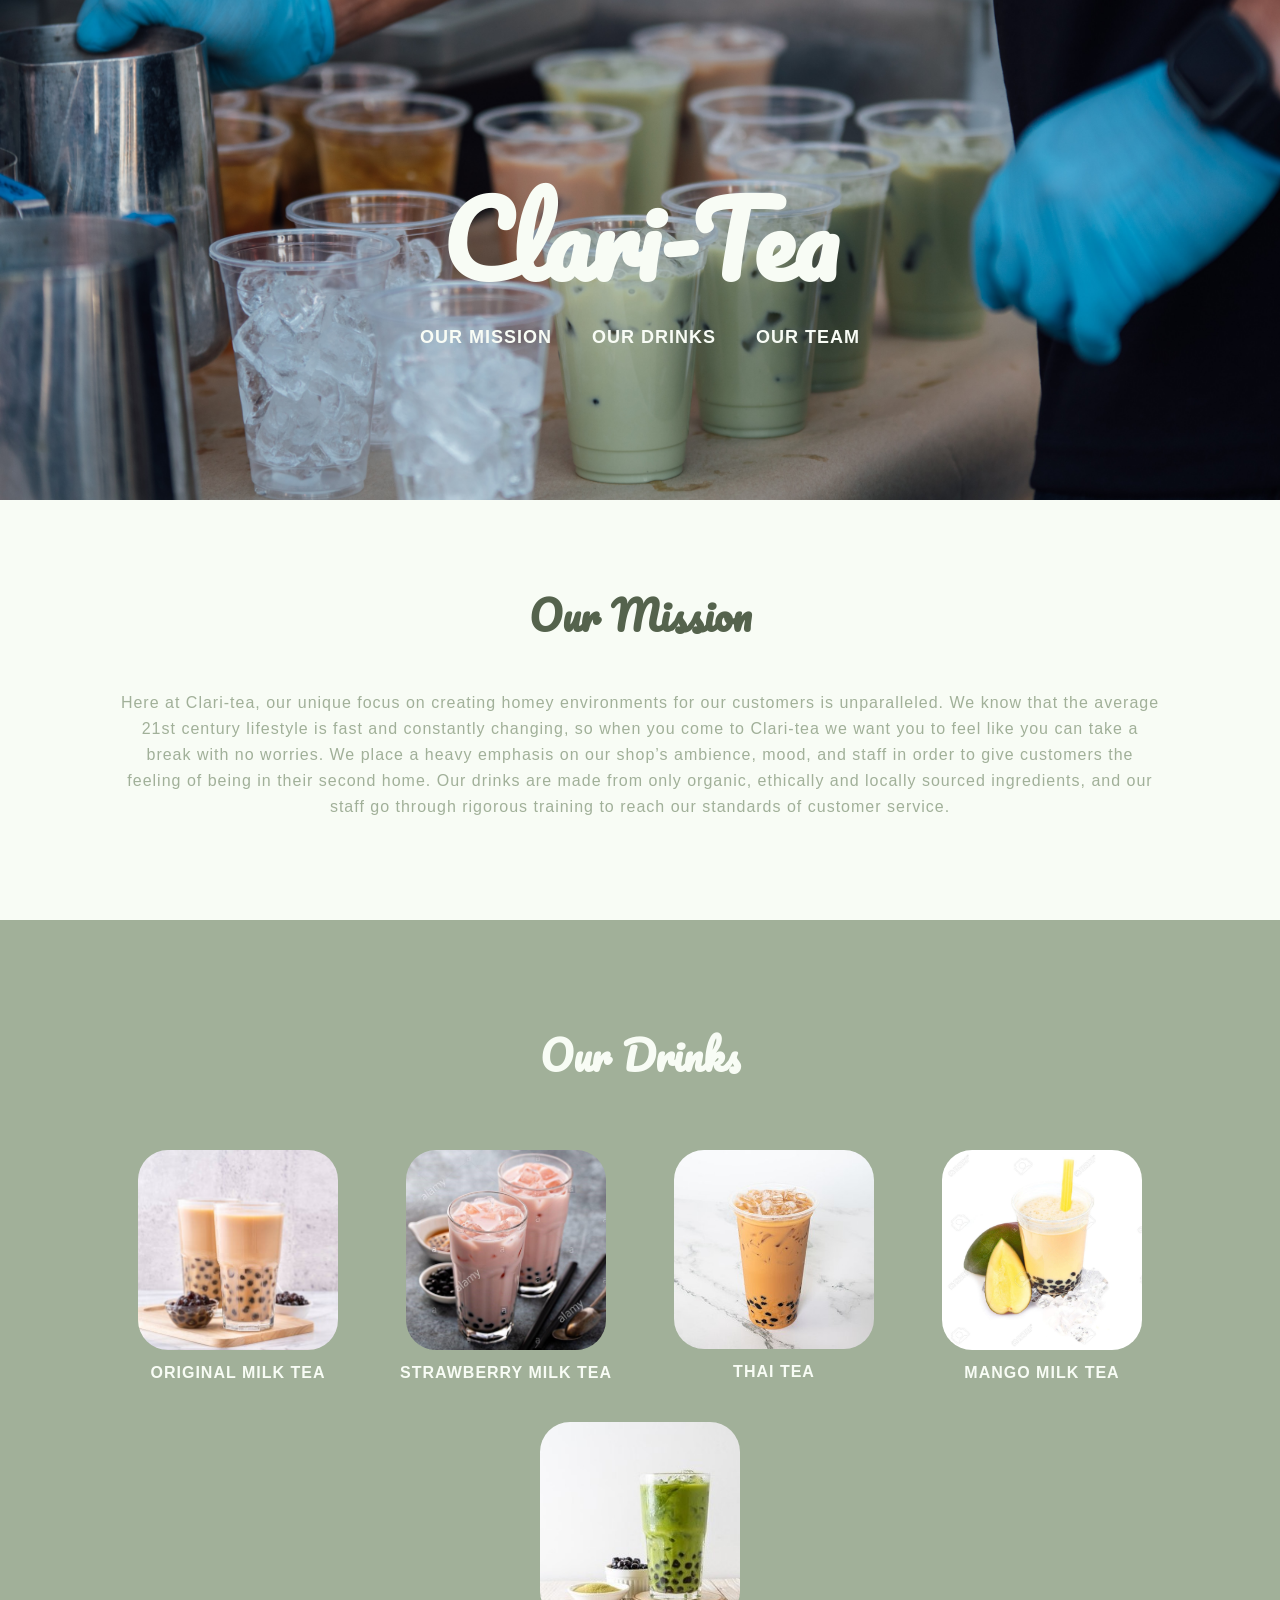
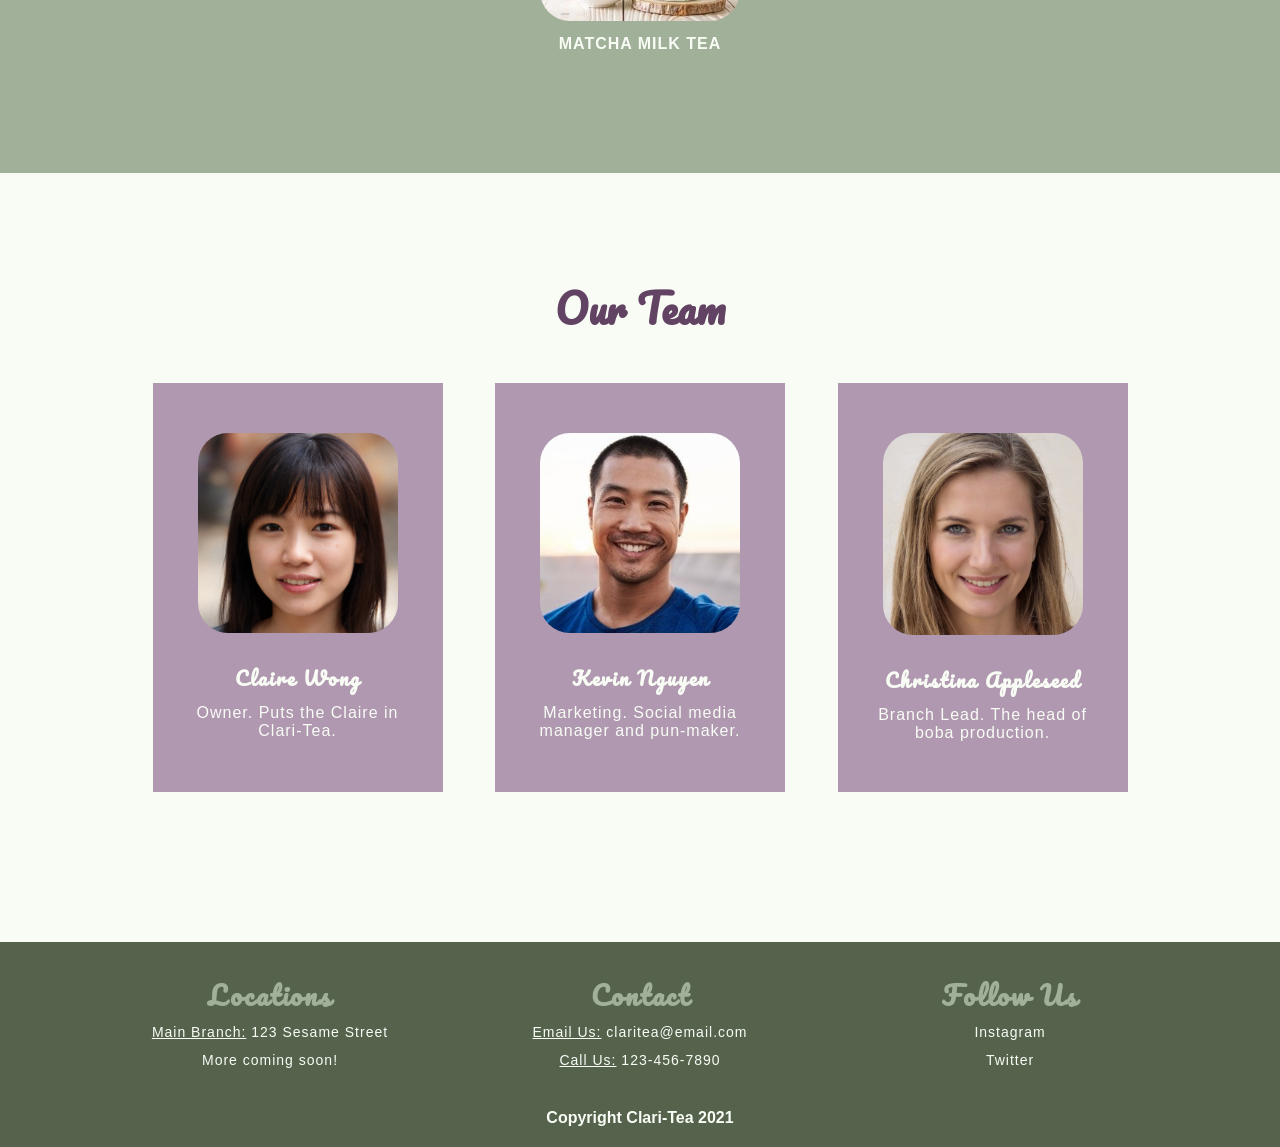
<file: index.html>
<!DOCTYPE html>

<html>
  <head>
    <title>Clari-Tea</title>
    <link rel="preconnect" href="https://fonts.googleapis.com">
    <link rel="preconnect" href="https://fonts.gstatic.com" crossorigin>
    <link href="https://fonts.googleapis.com/css2?family=Montserrat:wght@300&family=Pacifico&display=swap" rel="stylesheet">
    <link rel="stylesheet" type="text/css" href="./styles.css">
  </head>

  <body>
    <header>
      <h1>Clari-Tea</h1>
      <div id="nav-bar">
        <p><a href="#mission">Our Mission</a></p>
        <p><a href="#drinks">Our Drinks</a></p>
        <p><a href="#team">Our Team</a></p>
      </div>
    </header>

    <main>
      <div id="mission">
        <h2>Our Mission</h2>
        <p>Here at Clari-tea, our unique focus on creating homey environments for our customers is unparalleled. We know that the average 21st century lifestyle is fast and constantly changing, so when you come to Clari-tea we want you to feel like you can take a break with no worries. We place a heavy emphasis on our shop’s ambience, mood, and staff in order to give customers the feeling of being in their second home. Our drinks are made from only organic, ethically and locally sourced ingredients, and our staff go through rigorous training to reach our standards of customer service.</p>
      </div>

      <div id="drinks">
        <h2>Our Drinks</h2>
        <div class="drink">
          <img src="./milk-tea.jpg">
          <span>Original Milk Tea</span>
        </div>
        <div class="drink">
          <img src="./strawberry-milk-tea.jpg">
          <span>Strawberry Milk Tea</span>
        </div>
        <div class="drink">
          <img src="./thai-tea.jpg">
          <span>Thai Tea</span>
        </div>
        <div class="drink">
          <img src="./mango-tea-cropped.jpg">
          <span>Mango Milk Tea</span>
        </div>
        <div class="drink">
          <img src="matcha-green-tea.jpg">
          <span>Matcha Milk Tea</span>
        </div>
      </div>

      <div id="team">
        <h2>Our Team</h2>
        <div class="team-member">
          <img src="./tpdne-girl1.png">
          <h3>Claire Wong</h3>
          <p>Owner. Puts the Claire in Clari-Tea.</p>
        </div>
        <div class="team-member">
          <img src="./stock-photo-guy.jpg">
          <h3>Kevin Nguyen</h3>
          <p>Marketing. Social media manager and pun-maker.</p>
        </div>
        <div class="team-member">
          <img src="./tpdne-girl2.png">
          <h3>Christina Appleseed</h3>
          <p>Branch Lead. The head of boba production.</p>
        </div>
      </div>
    </main>
    <footer>
      <div id="footer-sections">
        <div class="foot-section">
          <h4>Locations</h4>
          <p><span class="underline">Main Branch:</span> 123 Sesame Street</p>
          <p>More coming soon!</p>
        </div>
        <div class="foot-section">
          <h4>Contact</h4>
          <p><span class="underline">Email Us:</span> claritea@email.com</p>
          <p><span class="underline">Call Us:</span> 123-456-7890</p>
        </div>
        <div class="foot-section">
          <h4>Follow Us</h4>
          <p>Instagram</p>
          <p>Twitter</p>
        </div>
      </div>
      <h5>Copyright Clari-Tea 2021</h5>
    </footer>
  </body>
</html>
</file>
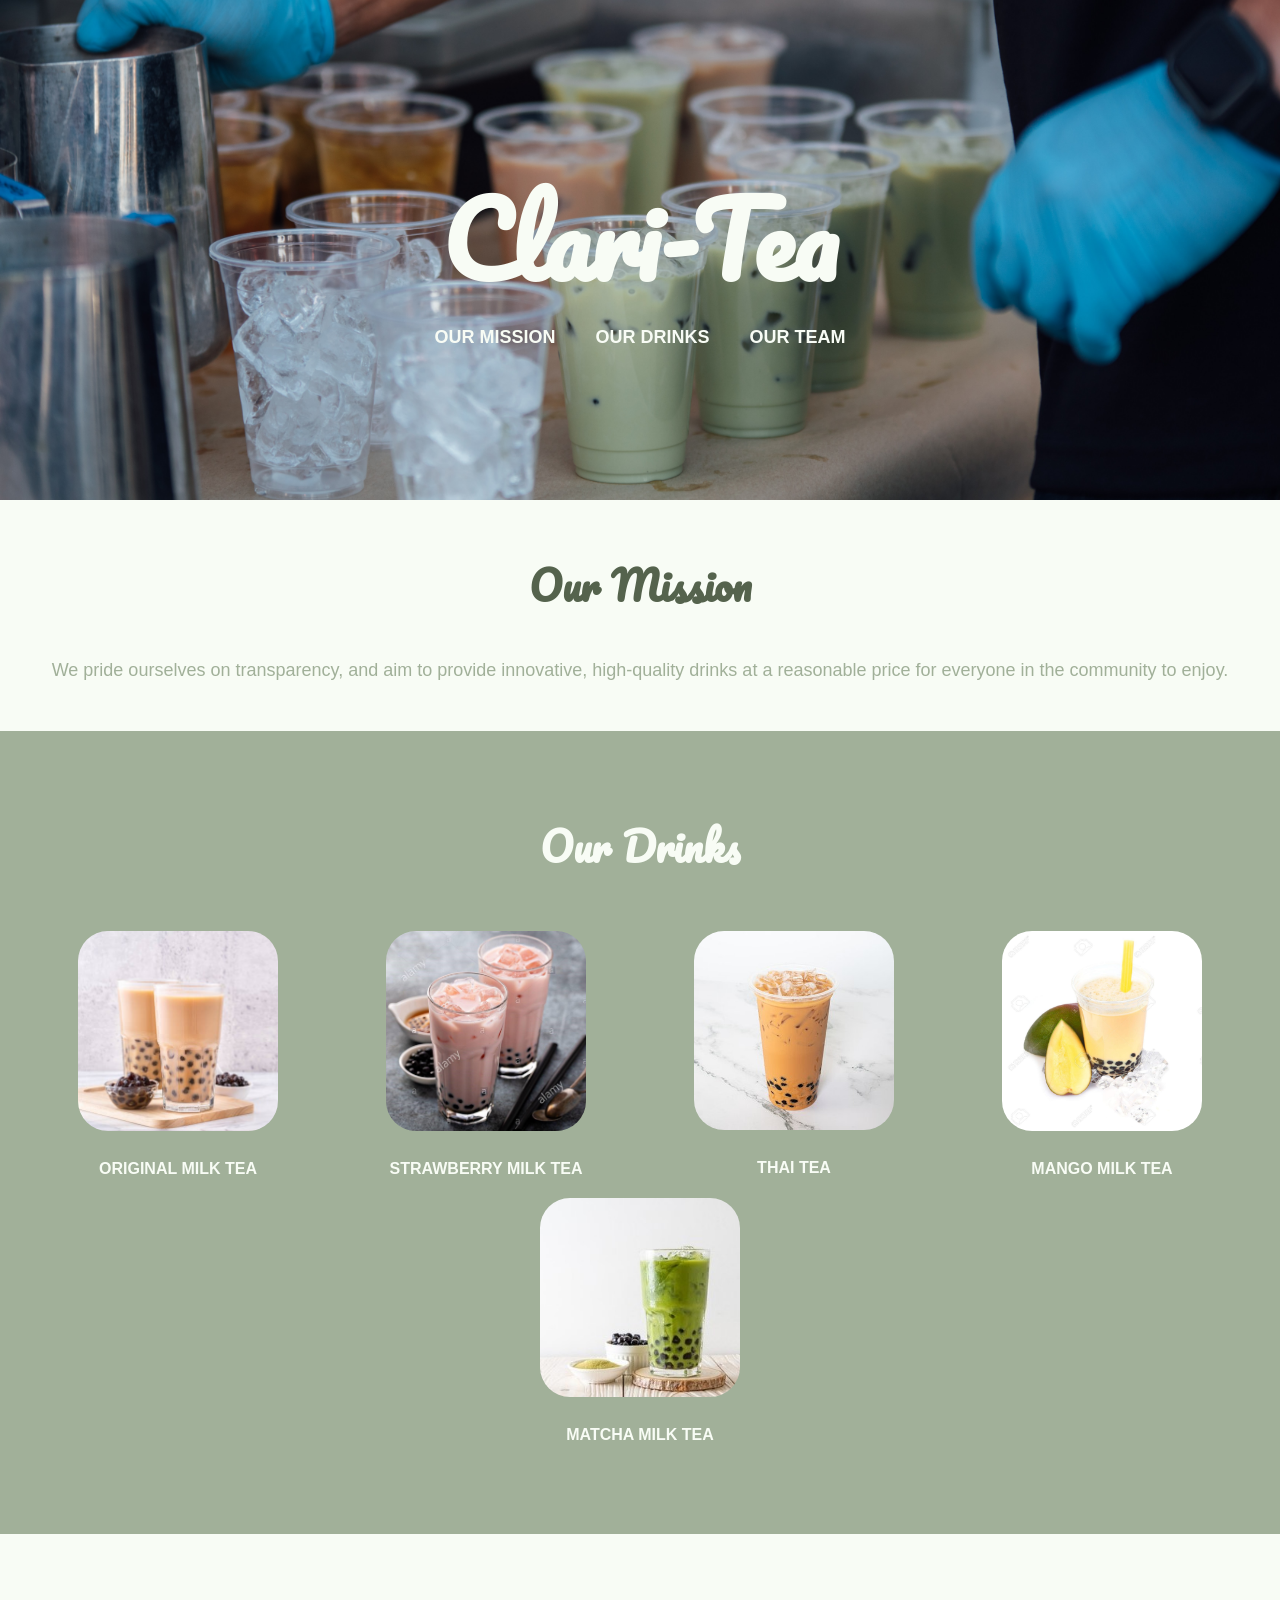
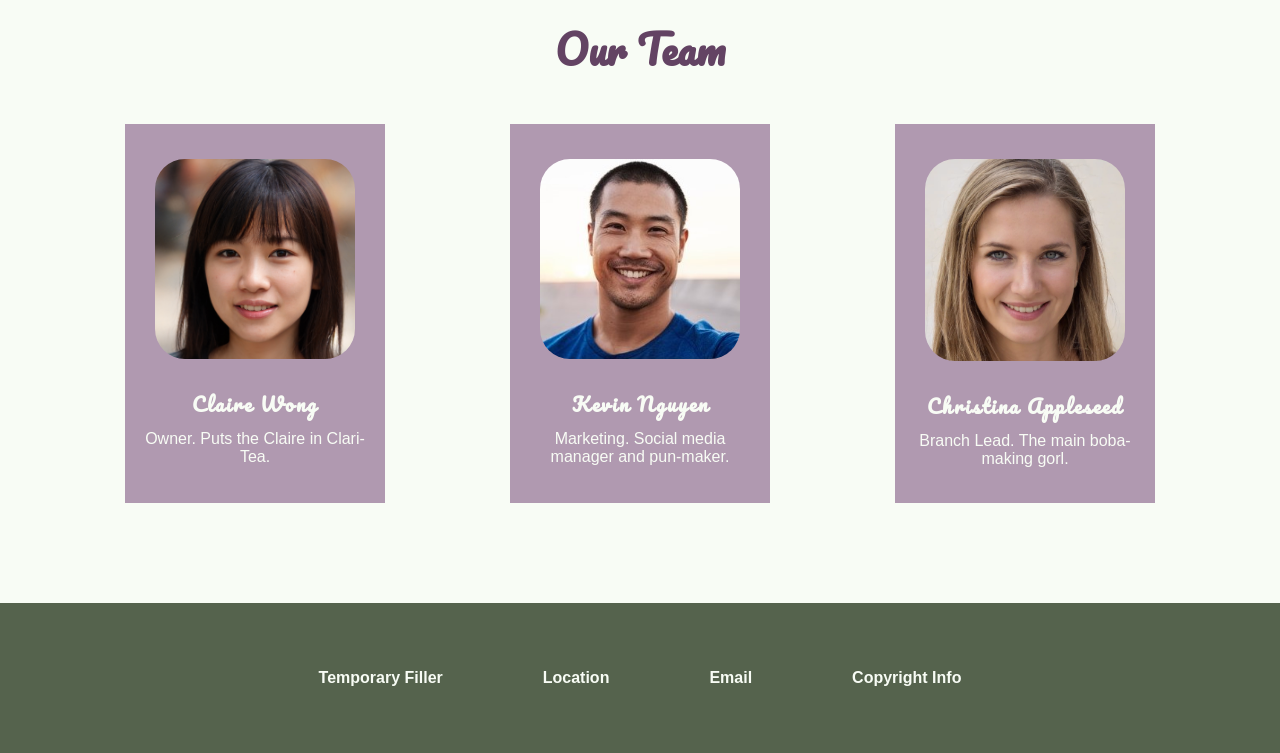
<file: flexbox-business-site-starting/index.html>
<!DOCTYPE html>

<html>
  <head>
    <title>Clari-Tea</title>
    <link rel="preconnect" href="https://fonts.googleapis.com">
    <link rel="preconnect" href="https://fonts.gstatic.com" crossorigin>
    <link href="https://fonts.googleapis.com/css2?family=Montserrat:wght@300&family=Pacifico&display=swap" rel="stylesheet">
    <link rel="stylesheet" type="text/css" href="./styles.css">
  </head>

  <body>
    <header>
      <h1>Clari-Tea</h1>
      <div id="nav-bar">
        <p><a href="#mission">Our Mission</a></p>
        <p><a href="#drinks">Our Drinks</a></p>
        <p><a href="#team">Our Team</a></p>
      </div>
    </header>

    <main>
      <div id="mission">
        <h2>Our Mission</h2>
        <p>We pride ourselves on transparency, and aim to provide innovative, high-quality drinks at a reasonable price for everyone in the community to enjoy.</p>
      </div>

      <div id="drinks">
        <h2>Our Drinks</h2>
        <div class="drink">
          <img src="./milk-tea.jpg">
          <span>Original Milk Tea</span>
        </div>
        <div class="drink">
          <img src="./strawberry-milk-tea.jpg">
          <span>Strawberry Milk Tea</span>
        </div>
        <div class="drink">
          <img src="./thai-tea.jpg">
          <span>Thai Tea</span>
        </div>
        <div class="drink">
          <img src="./mango-tea-cropped.jpg">
          <span>Mango Milk Tea</span>
        </div>
        <div class="drink">
          <img src="matcha-green-tea.jpg">
          <span>Matcha Milk Tea</span>
        </div>
      </div>

      <div id="team">
        <h2>Our Team</h2>
        <div class="team-member">
          <img src="./tpdne-girl1.png">
          <h3>Claire Wong</h3>
          <p>Owner. Puts the Claire in Clari-Tea.</p>
        </div>
        <div class="team-member">
          <img src="./stock-photo-guy.jpg">
          <h3>Kevin Nguyen</h3>
          <p>Marketing. Social media manager and pun-maker.</p>
        </div>
        <div class="team-member">
          <img src="./tpdne-girl2.png">
          <h3>Christina Appleseed</h3>
          <p>Branch Lead. The main boba-making gorl.</p>
        </div>
      </div>
    </main>
    <footer>
      <p>Temporary Filler</p>
      <p>Location</p>
      <p>Email</p>
      <p>Copyright Info</p>
    </footer>
  </body>
</html>
</file>
<file: styles.css>
* {
	margin: 0;
	padding: 0;
}

body {
	text-align: center;
	background-color: #A1B099;
	font-family: 'Monserrat', sans-serif;
	font-weight: bold;
}

header {
	display: flex;
	flex-direction: column;
	align-items: center;
	justify-content: center;
	background-image: url('./boba.jpg');
	height: 500px;
	background-position: center;
	background-repeat: no-repeat;
	background-size: cover;
}

h1 {
	width: 100%;
	font-family: 'Pacifico', cursive;
	font-size: 100px;
	color: #F8FCF5;
}

#nav-bar {
	display: inline-flex;
}

a {
	margin: 10px;
	padding: 10px;
	text-decoration: none;
	text-transform: uppercase;
	font-family: 'Monserrat', sans-serif;
	font-size: 18px;
	letter-spacing: 1px;
	color: #F8FCF5;
}

a:hover {
	color: #A1B099;
	background-color: #F8FCF5;
	border-radius: 15px;
}

#mission {
	background-color: #F8FCF5;
	padding: 80px 50px 100px;
}

#mission h2 {
	color: #55634D;
	font-family: 'Pacifico', cursive;
	font-size: 40px;
	margin-bottom: 40px;
}

#mission p {
	font-size: 16px;
	font-weight: normal;
	letter-spacing: 1px;
	line-height: 26px;
	color: #A1B099;
	padding: 0px 70px;
}

#drinks h2 {
	width: 100%;
	color: #F8FCF5;
	font-family: 'Pacifico', cursive;
	font-size: 40px;
	margin-bottom: 40px;
}

#drinks {
	margin: 100px;
	display: flex;
	flex-wrap: wrap;
	justify-content: space-evenly;
}

.drink {
	padding: 20px 10px 20px;
	flex-basis: 240px;
}

.drink img {
	width: 200px;
	margin: 0 auto 10px;
	border-radius: 30px;
}

.drink span {
	min-width: 200px;
	font-weight: bold;
	text-transform: uppercase;
	text-align: center;
	letter-spacing: 1px;
	color: #F8FCF5;
}

#team {
	background-color: #F8FCF5;
	display: flex;
	flex-wrap: wrap;
	justify-content: space-evenly;
	margin-top: 100px;
	padding: 100px;
}

#team h2 {
	color: #634363;
	width: 100%;
	font-family: 'Pacifico', cursive;
	font-size: 40px;
	margin-bottom: 40px;
}

.team-member {
	margin-bottom: 50px;
	padding: 25px;
	flex-basis: 240px;
	background-color: #B099B0;
}

.team-member img {
	width: 200px;
	margin: 25px auto 25px;
	border-radius: 30px;
}

.team-member h3 {
	min-width: 200px;
	font-family: 'Pacifico', cursive;
	font-weight: bold;
	letter-spacing: 2px;
	text-align: center;
	color: #F8FCF5;
}

.team-member p {
	font-weight: normal;
	letter-spacing: 1px;
	color: #F8FCF5;
	padding: 10px 10px 25px;
}

footer {
	padding: 20px;
	background-color: #55634D;
	color: #F8FCF5;
}

#footer-sections {
	display: flex;
	flex-wrap: wrap;
	justify-content: space-evenly;
}

.foot-section {
	flex-basis: 240px;
	padding: 10px 0px 10px;
	max-width: 275px;
}

.foot-section h4 {
	font-family: 'Pacifico', cursive;
	font-size: 26px;
	letter-spacing: 2px;
	color: #A1B099;
}

.foot-section p {
	font-weight: normal;
	font-size: 14px;
	letter-spacing: 1px;
	line-height: 28px;
}

.underline {
	text-decoration: underline;
}

h5 {
	padding-top: 25px;
	font-size: 16px;	
}

/* Color palette: 
	- Army Green: #55634D
	- Off White: #F8FCF5
	- Pale Green: #A1B099
	- Dark Mauve: #634363
	- Lavender: #B099B0
</file>
<file: flexbox-business-site-starting/styles.css>
* {
	margin: 0;
	padding: 0;
}

body {
	text-align: center;
	width: 100%;
	background-color: #A1B099;
	font-family: 'Monserrat', sans-serif;
	font-weight: bold;
}

header {
	display: flex;
	flex-direction: column;
	align-items: center;
	justify-content: center;
	background-image: url('./boba.jpg');
	height: 500px;
	background-position: center;
	background-repeat: no-repeat;
	background-size: cover;
}

h1 {
	width: 100%;
	font-family: 'Pacifico', cursive;
	font-size: 100px;
	color: #F8FCF5;
}

#nav-bar {
	display: inline-flex;
}

a {
	margin: 10px;
	padding: 10px;
	text-decoration: none;
	font-family: 'Monserrat', sans-serif;
	font-size: 18px;
	text-transform: uppercase;
	color: #F8FCF5;
}

a:hover {
	color: #A1B099;
	background-color: #F8FCF5;
	border-radius: 15px;
}

#mission {
	background-color: #F8FCF5;
	padding: 50px 50px;
}

#mission h2 {
	color: #55634D;
	font-family: 'Pacifico', cursive;
	font-size: 40px;
	margin-bottom: 40px;
}

#mission p {
	font-size: 18px;
	font-weight: normal;
	color: #A1B099;
}

#drinks h2 {
	width: 100%;
	color: #F8FCF5;
	font-family: 'Pacifico', cursive;
	font-size: 40px;
	margin-bottom: 40px;
}

#drinks {
	margin-top: 80px;
	display: flex;
	flex-wrap: wrap;
	justify-content: space-evenly;
}

.drink {
	padding: 10px;
	flex-basis: 240px;
}

.drink img {
	width: 200px;
	margin: 0 auto 25px;
	border-radius: 30px;
}

.drink span {
	min-width: 200px;
	font-weight: bold;
	text-transform: uppercase;
	text-align: center;
	color: #F8FCF5;
}

#team h2 {
	color: #634363;
	width: 100%;
	font-family: 'Pacifico', cursive;
	font-size: 40px;
	margin-bottom: 40px;
}

#team {
	background-color: #F8FCF5;
	display: flex;
	flex-wrap: wrap;
	justify-content: space-evenly;
	margin-top: 80px;
	padding-top: 80px;
	padding-bottom: 80px;
}

.team-member {
	margin-bottom: 20px;
	padding: 10px;
	flex-basis: 240px;
	background-color: #B099B0;
}

.team-member img {
	width: 200px;
	margin: 25px auto 25px;
	border-radius: 30px;
}

.team-member h3 {
	min-width: 200px;
	font-family: 'Pacifico', cursive;
	font-weight: bold;
	letter-spacing: 2px;
	text-align: center;
	color: #F8FCF5;
}

.team-member p {
	font-weight: normal;
	color: #F8FCF5;
	padding: 10px 10px 25px;
}

footer {
	display: flex;
	justify-content: center;
	align-items: center;
	height: 150px;
	background-color: #55634D;
	color: #F8FCF5;
}

footer p {
	margin: 50px;
}

/* Color palette: 
	- Army Green: #55634D
	- Off White: #F8FCF5
	- Pale Green: #A1B099
	- Dark Mauve: #634363
	- Lavender: #B099B0
</file>
